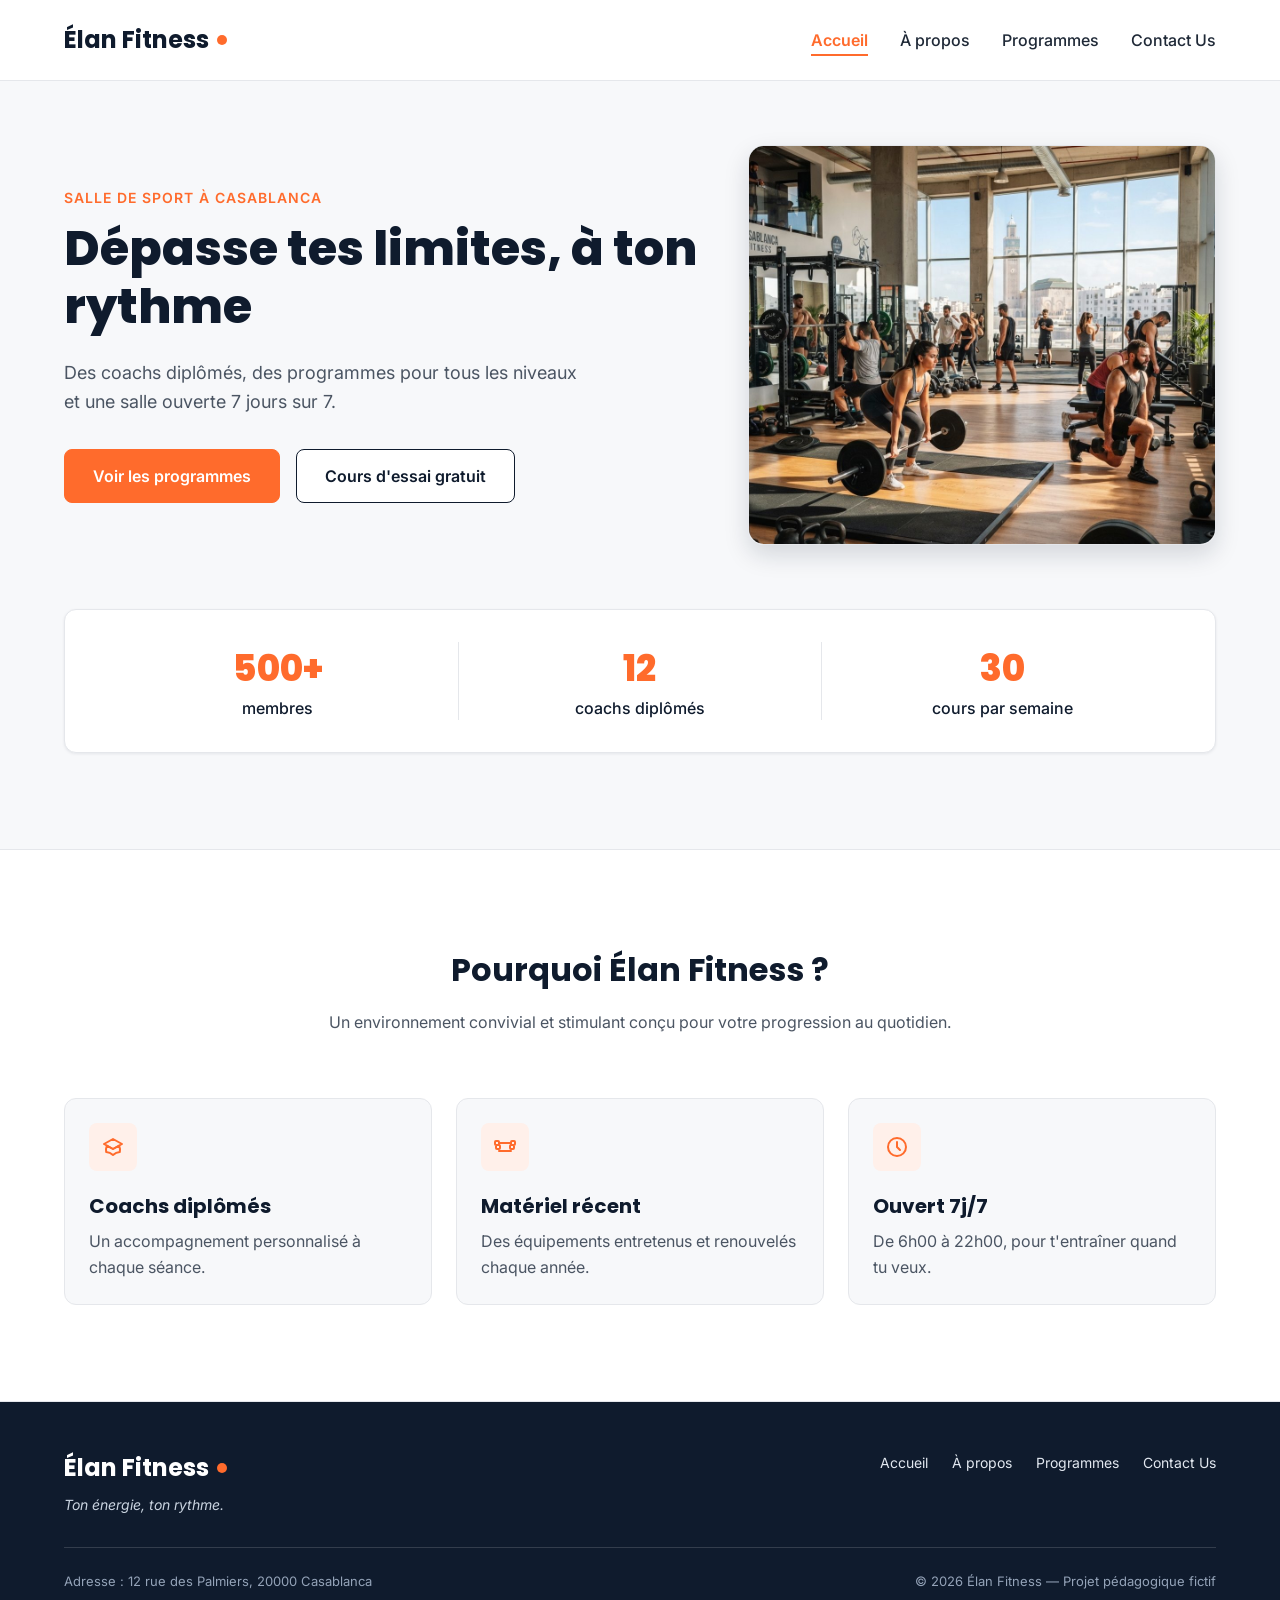
<file: index.html>
<!DOCTYPE html>
<html lang="fr">

<head>
  <meta charset="UTF-8">
  <meta name="viewport" content="width=device-width, initial-scale=1">
  <meta name="description"
    content="Élan Fitness, salle de sport à Casablanca : musculation, yoga, cardio et boxe fitness avec des coachs diplômés. Réservez votre cours d'essai gratuit.">
  <title>Élan Fitness | Salle de sport à Casablanca</title>

  <link rel="preconnect" href="https://fonts.googleapis.com">
  <link rel="preconnect" href="https://fonts.gstatic.com" crossorigin>
  <link
    href="https://fonts.googleapis.com/css2?family=Inter:wght@400;500;600&family=Poppins:wght@600;700;800&display=swap"
    rel="stylesheet">

  <link rel="stylesheet" href="style.css">
</head>

<body>

  <header class="en-tete">
    <div class="conteneur en-tete-contenu">
      <a href="#" class="logo">Élan Fitness</a>

      <nav aria-label="Navigation principale">
        <ul class="menu">
          <li><a href="index.html" class="lien-actif">Accueil</a></li>
          <li><a href="propos.html">À propos</a></li>
          <li><a href="programms.html">Programmes</a></li>
          <li><a href="contact.html">Contact Us</a></li>

        </ul>
      </nav>
    </div>
  </header>

  <main>

    <section id="accueil" class="hero">
      <div class="conteneur">

        <div class="hero-contenu">
          <div class="hero-texte">
            <p class="sur-titre">Salle de sport à Casablanca</p>
            <h1>Dépasse tes limites, à ton rythme</h1>
            <p class="hero-description">
              Des coachs diplômés, des programmes pour tous les niveaux et une salle ouverte 7 jours sur 7.
            </p>
            <div class="boutons">
              <a href="programms.html" class="bouton bouton-principal">Voir les programmes</a>
              <a href="" class="bouton bouton-secondaire">Cours d'essai gratuit</a>
            </div>
          </div>
          <img class="hero-image" src="img/hero.jpg"
            alt="Des personnes s'entraînent dans une salle de sport lumineuse à Casablanca">
        </div>

        <div class="chiffres">
          <div class="chiffre">
            <p class="chiffre-nombre">500+</p>
            <p>membres</p>
          </div>
          <div class="chiffre">
            <p class="chiffre-nombre">12</p>
            <p>coachs diplômés</p>
          </div>
          <div class="chiffre">
            <p class="chiffre-nombre">30</p>
            <p>cours par semaine</p>
          </div>
        </div>

      </div>
    </section>

    <section class="section section-blanche">
      <div class="conteneur">

        <div class="section-titre">
          <h2>Pourquoi Élan Fitness ?</h2>
          <p>Un environnement convivial et stimulant conçu pour votre progression au quotidien.</p>
        </div>

        <div class="cartes">
          <article class="carte carte-avantage">
            <div class="icone"><img src="img/icone-coach.svg" alt=""></div>
            <h3>Coachs diplômés</h3>
            <p>Un accompagnement personnalisé à chaque séance.</p>
          </article>

          <article class="carte carte-avantage">
            <div class="icone"><img src="img/icone-materiel.svg" alt=""></div>
            <h3>Matériel récent</h3>
            <p>Des équipements entretenus et renouvelés chaque année.</p>
          </article>

          <article class="carte carte-avantage">
            <div class="icone"><img src="img/icone-horloge.svg" alt=""></div>
            <h3>Ouvert 7j/7</h3>
            <p>De 6h00 à 22h00, pour t'entraîner quand tu veux.</p>
          </article>
        </div>

      </div>
    </section>




  </main>

  <footer class="pied-de-page">
    <div class="conteneur">

      <div class="pied-haut">
        <div>
          <p class="logo logo-clair">Élan Fitness</p>
          <p class="slogan">Ton énergie, ton rythme.</p>
        </div>

        <nav aria-label="Navigation du pied de page">
          <ul class="menu menu-pied">
            <li><a href="index.html">Accueil</a></li>
            <li><a href="propos.html">À propos</a></li>
            <li><a href="programms.html">Programmes</a></li>
            <li><a href="contact.html">Contact Us</a></li>
          </ul>
        </nav>
      </div>

      <div class="pied-bas">
        <p>Adresse : 12 rue des Palmiers, 20000 Casablanca</p>
        <p>&copy; 2026 Élan Fitness — Projet pédagogique fictif</p>
      </div>

    </div>
  </footer>

</body>

</html>
</file>
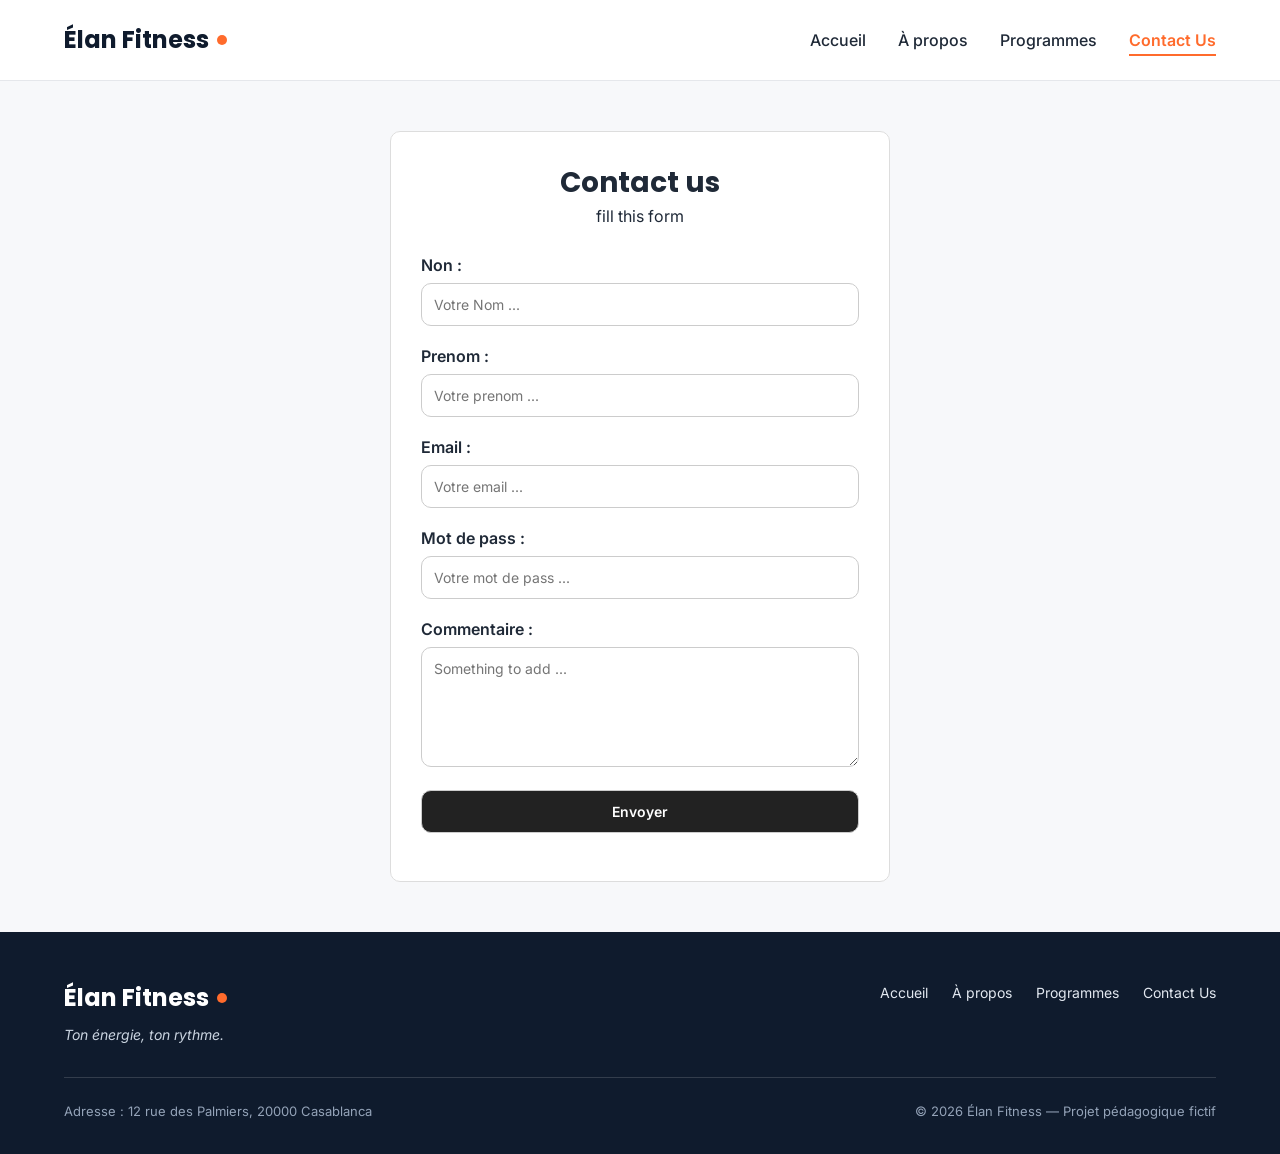
<file: contact.html>
<!DOCTYPE html>
<html lang="fr">

<head>
    <meta charset="UTF-8">
    <meta name="viewport" content="width=device-width, initial-scale=1">
    <meta name="description"
        content="Élan Fitness, salle de sport à Casablanca : musculation, yoga, cardio et boxe fitness avec des coachs diplômés. Réservez votre cours d'essai gratuit.">
    <title>Élan Fitness | Salle de sport à Casablanca</title>
    <link rel="preconnect" href="https://fonts.googleapis.com">
    <link rel="preconnect" href="https://fonts.gstatic.com" crossorigin>
    <link
        href="https://fonts.googleapis.com/css2?family=Inter:wght@400;500;600&family=Poppins:wght@600;700;800&display=swap"
        rel="stylesheet">

    <link rel="stylesheet" href="style.css">
</head>

<body id="body_contact">

    <header class="en-tete">
        <div class="conteneur en-tete-contenu">
            <a href="#" class="logo">Élan Fitness</a>

            <nav aria-label="Navigation principale">
                <ul class="menu">
                    <li><a href="index.html">Accueil</a></li>
                    <li><a href="propos.html">À propos</a></li>
                    <li><a href="programms.html">Programmes</a></li>
                    <li><a href="contact.html" class="lien-actif">Contact Us</a></li>
                </ul>
            </nav>
        </div>
    </header>

    <main>
        <div>

            <fieldset>
                <div id="conteneur_contact">
                    <p>
                        Contact us
                    </p>
                    <p>
                       fill this form 
                    </p>

                </div>
                <form action="#" id="form_in">
                    <label for="nom">Non :</label>
                    <input type="text" name="nom" id="nom" placeholder="Votre Nom ..." required>
                    <label for="prenom">Prenom :</label>
                    <input type="text" name="prenom" id="prenom" placeholder="Votre prenom ..." required>
                    <label for="email">Email :</label>
                    <input type="email" name="email" id="email" placeholder="Votre email ..." required>
                    <label for="mdp">Mot de pass :</label>
                    <input type="password" name="mdp" id="mdp" placeholder="Votre mot de pass ..." required>
                    <label for="commentaire">Commentaire :</label>
                    <textarea name="commentaire" id="commentaire" placeholder="Something to add ..."></textarea>
                    <input type="submit" value="Envoyer" id="btn_contact">
                </form>
            </fieldset>
        </div>
    </main>
    <footer class="pied-de-page">
        <div class="conteneur">

            <div class="pied-haut">
                <div>
                    <p class="logo logo-clair">Élan Fitness</p>
                    <p class="slogan">Ton énergie, ton rythme.</p>
                </div>

                <nav aria-label="Navigation du pied de page">
                    <ul class="menu menu-pied">
                        <li><a href="index.html">Accueil</a></li>
                        <li><a href="propos.html">À propos</a></li>
                        <li><a href="programms.html">Programmes</a></li>
                        <li><a href="contact.html">Contact Us</a></li>
                    </ul>
                </nav>
            </div>

            <div class="pied-bas">
                <p>Adresse : 12 rue des Palmiers, 20000 Casablanca</p>
                <p>&copy; 2026 Élan Fitness — Projet pédagogique fictif</p>
            </div>

        </div>
    </footer>
</body>

</html>
</file>
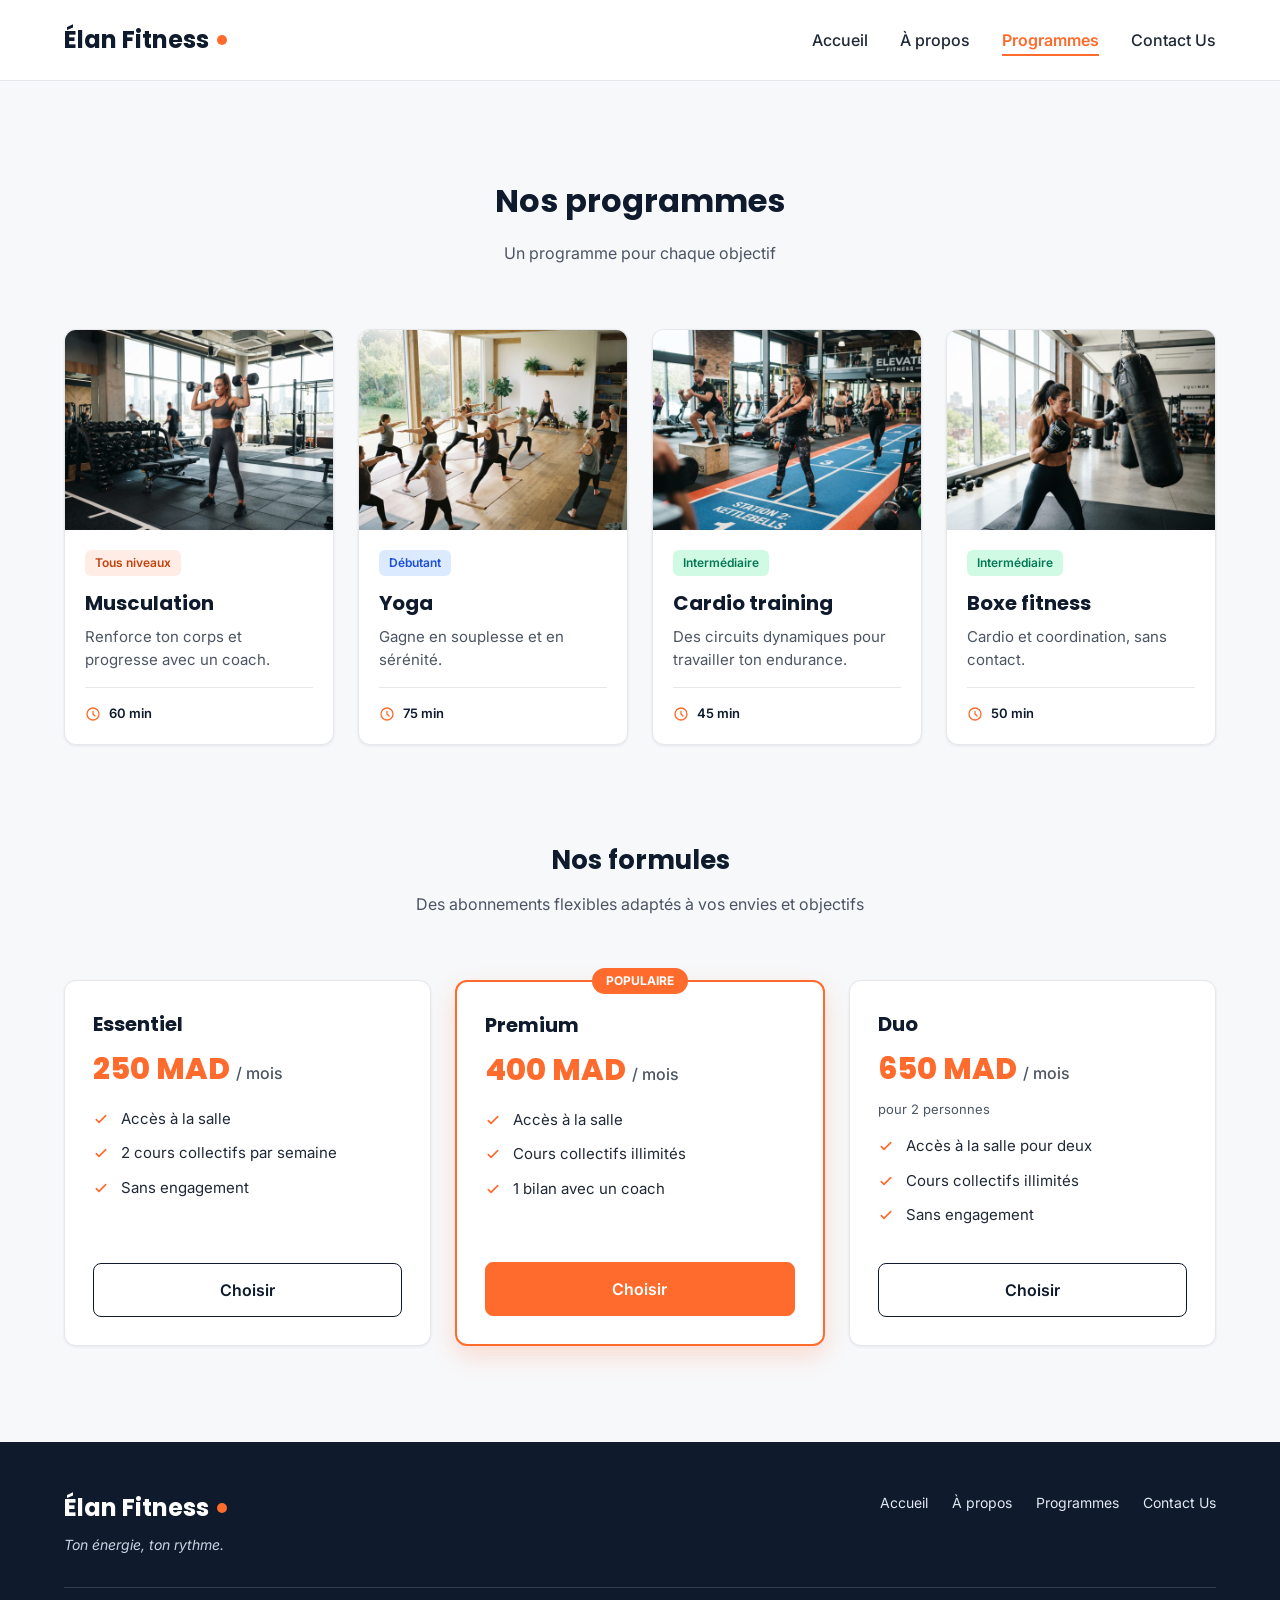
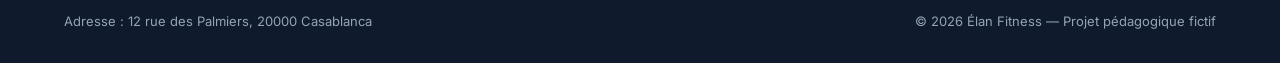
<file: programms.html>
<!DOCTYPE html>
<html lang="fr">

<head>
    <meta charset="UTF-8">
    <meta name="viewport" content="width=device-width, initial-scale=1">
    <meta name="description"
        content="Élan Fitness, salle de sport à Casablanca : musculation, yoga, cardio et boxe fitness avec des coachs diplômés. Réservez votre cours d'essai gratuit.">
    <title>Élan Fitness | Salle de sport à Casablanca</title>

    <link rel="preconnect" href="https://fonts.googleapis.com">
    <link rel="preconnect" href="https://fonts.gstatic.com" crossorigin>
    <link
        href="https://fonts.googleapis.com/css2?family=Inter:wght@400;500;600&family=Poppins:wght@600;700;800&display=swap"
        rel="stylesheet">

    <link rel="stylesheet" href="style.css">
</head>

<body>

    <header class="en-tete">
        <div class="conteneur en-tete-contenu">
            <a href="#" class="logo">Élan Fitness</a>
            <nav aria-label="Navigation principale">
                <ul class="menu">
                    <li><a href="index.html">Accueil</a></li>
                    <li><a href="propos.html">À propos</a></li>
                    <li><a href="programms.html" class="lien-actif">Programmes</a></li>
                    <li><a href="contact.html">Contact Us</a></li>

                </ul>
            </nav>
        </div>
    </header>
    <main>
        <section id="programmes" class="section">
            <div class="conteneur">

                <div class="section-titre">
                    <h2>Nos programmes</h2>
                    <p>Un programme pour chaque objectif</p>
                </div>

                <div class="cartes">

                    <article class="carte carte-programme">
                        <img src="img/musculation.jpg"
                            alt="Une sportive soulève des haltères dans l'espace musculation">
                        <div class="programme-corps">
                            <span class="etiquette etiquette-orange">Tous niveaux</span>
                            <h3>Musculation</h3>
                            <p>Renforce ton corps et progresse avec un coach.</p>
                            <p class="duree"><img src="img/icone-duree.svg" alt="">60 min</p>
                        </div>
                    </article>

                    <article class="carte carte-programme">
                        <img src="img/yoga.jpg" alt="Un groupe pratique le yoga sur des tapis dans une salle lumineuse">
                        <div class="programme-corps">
                            <span class="etiquette etiquette-bleue">Débutant</span>
                            <h3>Yoga</h3>
                            <p>Gagne en souplesse et en sérénité.</p>
                            <p class="duree"><img src="img/icone-duree.svg" alt="">75 min</p>
                        </div>
                    </article>

                    <article class="carte carte-programme">
                        <img src="img/cardio.jpg"
                            alt="Des sportifs suivent un circuit de cardio training avec des kettlebells">
                        <div class="programme-corps">
                            <span class="etiquette etiquette-verte">Intermédiaire</span>
                            <h3>Cardio training</h3>
                            <p>Des circuits dynamiques pour travailler ton endurance.</p>
                            <p class="duree"><img src="img/icone-duree.svg" alt="">45 min</p>
                        </div>
                    </article>

                    <article class="carte carte-programme">
                        <img src="img/boxe.jpg"
                            alt="Une sportive frappe un sac de frappe pendant un cours de boxe fitness">
                        <div class="programme-corps">
                            <span class="etiquette etiquette-verte">Intermédiaire</span>
                            <h3>Boxe fitness</h3>
                            <p>Cardio et coordination, sans contact.</p>
                            <p class="duree"><img src="img/icone-duree.svg" alt="">50 min</p>
                        </div>
                    </article>

                </div>

                <div class="formules">

                    <div class="section-titre">
                        <h3>Nos formules</h3>
                        <p>Des abonnements flexibles adaptés à vos envies et objectifs</p>
                    </div>

                    <div class="cartes">

                        <article class="carte formule">
                            <h4>Essentiel</h4>
                            <p class="prix">250 MAD <span>/ mois</span></p>
                            <ul class="formule-liste">
                                <li>Accès à la salle</li>
                                <li>2 cours collectifs par semaine</li>
                                <li>Sans engagement</li>
                            </ul>
                            <a href="contact.html" class="bouton bouton-secondaire">Choisir</a>
                        </article>

                        <article class="carte formule formule-populaire">
                            <p class="badge-populaire">Populaire</p>
                            <h4>Premium</h4>
                            <p class="prix">400 MAD <span>/ mois</span></p>
                            <ul class="formule-liste">
                                <li>Accès à la salle</li>
                                <li>Cours collectifs illimités</li>
                                <li>1 bilan avec un coach</li>
                            </ul>
                            <a href="contact.html" class="bouton bouton-principal">Choisir</a>
                        </article>

                        <article class="carte formule">
                            <h4>Duo</h4>
                            <p class="prix">650 MAD <span>/ mois</span></p>
                            <p class="prix-note">pour 2 personnes</p>
                            <ul class="formule-liste">
                                <li>Accès à la salle pour deux</li>
                                <li>Cours collectifs illimités</li>
                                <li>Sans engagement</li>
                            </ul>
                            <a href="contact.html" class="bouton bouton-secondaire">Choisir</a>
                        </article>

                    </div>
                </div>

            </div>
        </section>

    </main>

    <footer class="pied-de-page">
        <div class="conteneur">

            <div class="pied-haut">
                <div>
                    <p class="logo logo-clair">Élan Fitness</p>
                    <p class="slogan">Ton énergie, ton rythme.</p>
                </div>

                <nav aria-label="Navigation du pied de page">
                    <ul class="menu menu-pied">
                        <li><a href="index.html">Accueil</a></li>
                        <li><a href="propos.html">À propos</a></li>
                        <li><a href="programms.html">Programmes</a></li>
                        <li><a href="contact.html">Contact Us</a></li>
                    </ul>
                </nav>
            </div>

            <div class="pied-bas">
                <p>Adresse : 12 rue des Palmiers, 20000 Casablanca</p>
                <p>&copy; 2026 Élan Fitness — Projet pédagogique fictif</p>
            </div>

        </div>
    </footer>
</body>

</html>
</file>
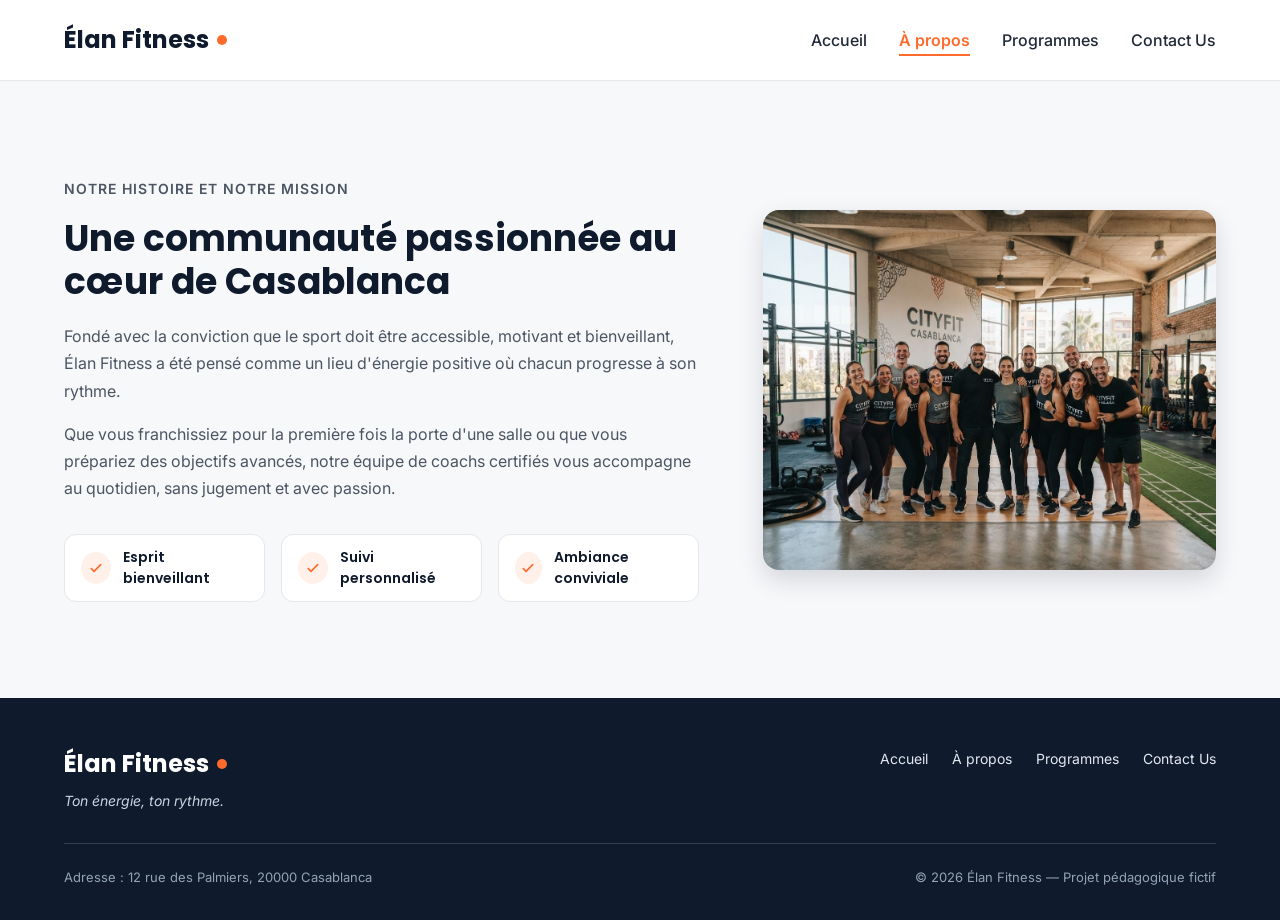
<file: propos.html>
<!DOCTYPE html>
<html lang="fr">

<head>
    <meta charset="UTF-8">
    <meta name="viewport" content="width=device-width, initial-scale=1">
    <meta name="description"
        content="Élan Fitness, salle de sport à Casablanca : musculation, yoga, cardio et boxe fitness avec des coachs diplômés. Réservez votre cours d'essai gratuit.">
    <title>Élan Fitness | Salle de sport à Casablanca</title>

    <link rel="preconnect" href="https://fonts.googleapis.com">
    <link rel="preconnect" href="https://fonts.gstatic.com" crossorigin>
    <link
        href="https://fonts.googleapis.com/css2?family=Inter:wght@400;500;600&family=Poppins:wght@600;700;800&display=swap"
        rel="stylesheet">

    <link rel="stylesheet" href="style.css">
</head>

<body>

    <header class="en-tete">
        <div class="conteneur en-tete-contenu">
            <a href="#" class="logo">Élan Fitness</a>

            <nav aria-label="Navigation principale">
                <ul class="menu">
                    <li><a href="index.html">Accueil</a></li>
                    <li><a href="propos.html" class="lien-actif">À propos</a></li>
                    <li><a href="programms.html">Programmes</a></li>
                    <li><a href="contact.html">Contact Us</a></li>

                </ul>
            </nav>
        </div>
    </header>
    <main>
        <section id="a-propos" class="section">
            <div class="conteneur apropos-contenu">

                <div class="apropos-texte">
                    <p class="sur-titre">Notre histoire et notre mission</p>
                    <h2>Une communauté passionnée au cœur de Casablanca</h2>
                    <p>
                        Fondé avec la conviction que le sport doit être accessible, motivant et bienveillant,
                        Élan Fitness a été pensé comme un lieu d'énergie positive où chacun progresse à son rythme.
                    </p>
                    <p>
                        Que vous franchissiez pour la première fois la porte d'une salle ou que vous prépariez des
                        objectifs avancés, notre équipe de coachs certifiés vous accompagne au quotidien, sans
                        jugement et avec passion.
                    </p>

                    <ul class="valeurs">
                        <li class="valeur">
                            <div class="icone icone-petite"><img src="img/icone-check.svg" alt=""></div>
                            <span>Esprit bienveillant</span>
                        </li>
                        <li class="valeur">
                            <div class="icone icone-petite"><img src="img/icone-check.svg" alt=""></div>
                            <span>Suivi personnalisé</span>
                        </li>
                        <li class="valeur">
                            <div class="icone icone-petite"><img src="img/icone-check.svg" alt=""></div>
                            <span>Ambiance conviviale</span>
                        </li>
                    </ul>
                </div>

                <img class="apropos-image" src="img/equipe.jpg"
                    alt="L'équipe de coachs d'Élan Fitness réunie dans la salle">

            </div>
        </section>
    </main>

    <footer class="pied-de-page">
        <div class="conteneur">
            <div class="pied-haut">
                <div>
                    <p class="logo logo-clair">Élan Fitness</p>
                    <p class="slogan">Ton énergie, ton rythme.</p>
                </div>

                <nav aria-label="Navigation du pied de page">
                    <ul class="menu menu-pied">
                        <li><a href="index.html">Accueil</a></li>
                        <li><a href="propos.html">À propos</a></li>
                        <li><a href="programms.html">Programmes</a></li>
                        <li><a href="contact.html">Contact Us</a></li>
                    </ul>
                </nav>
            </div>

            <div class="pied-bas">
                <p>Adresse : 12 rue des Palmiers, 20000 Casablanca</p>
                <p>&copy; 2026 Élan Fitness — Projet pédagogique fictif</p>
            </div>

        </div>
    </footer>

</body>

</html>
</file>
<file: style.css>
* {
  box-sizing: border-box;
  margin: 0;
  padding: 0;
}

html {
  scroll-behavior: smooth;
}

body {
  font-family: 'Inter', Arial, sans-serif;
  font-size: 16px;
  line-height: 1.5;
  color: #1F2937;
  background-color: #F7F8FA;
}

h1,
h2,
h3,
h4 {
  font-family: 'Poppins', Arial, sans-serif;
  color: #0F1B2D;
}

a {
  color: inherit;
  text-decoration: none;
}

ul {
  list-style: none;
}

img {
  display: block;
  max-width: 100%;
}

a:focus-visible,
button:focus-visible {
  outline: 3px solid #FF6B2C;
  outline-offset: 2px;
}

.conteneur {
  width: 100%;
  max-width: 1200px;
  margin: 0 auto;
  padding: 0 24px;
}

.section {
  padding: 96px 0;
}

.section-blanche {
  background-color: #FFFFFF;
  border-top: 1px solid #E5E7EB;
  border-bottom: 1px solid #E5E7EB;
}

.section-titre {
  max-width: 640px;
  margin: 0 auto 64px;
  text-align: center;
}

.section-titre h2 {
  font-size: 32px;
  margin-bottom: 16px;
}

.section-titre h3 {
  font-size: 26px;
  margin-bottom: 12px;
}

.section-titre p {
  color: #4B5563;
}

.sur-titre {
  font-size: 14px;
  font-weight: 600;
  color: #FF6B2C;
  text-transform: uppercase;
  letter-spacing: 1px;
  margin-bottom: 12px;
}

.bouton {
  display: inline-block;
  padding: 14px 28px;
  border-radius: 8px;
  font-size: 16px;
  font-weight: 600;
  text-align: center;
  cursor: pointer;
}

.bouton-principal {
  background-color: #FF6B2C;
  border: 1px solid #FF6B2C;
  color: #FFFFFF;
}

.bouton-principal:hover {
  background-color: #F05817;
}

.bouton-secondaire {
  background-color: #FFFFFF;
  border: 1px solid #0F1B2D;
  color: #0F1B2D;
}

.bouton-secondaire:hover {
  background-color: #F3F4F6;
}

.cartes {
  display: flex;
  gap: 24px;
}

.carte {
  flex: 1;
  background-color: #FFFFFF;
  border: 1px solid #E5E7EB;
  border-radius: 12px;
  box-shadow: 0 1px 3px rgba(15, 27, 45, 0.08);
}

.icone {
  width: 48px;
  height: 48px;
  background-color: #FFF0EA;
  border-radius: 8px;
  display: flex;
  align-items: center;
  justify-content: center;
}

.icone img {
  width: 24px;
  height: 24px;
}

.icone-petite {
  width: 32px;
  height: 32px;
  border-radius: 50%;
}

.icone-petite img {
  width: 16px;
  height: 16px;
}

.en-tete {
  position: sticky;
  top: 0;
  z-index: 10;
  background-color: #FFFFFF;
  border-bottom: 1px solid #E5E7EB;
}

.en-tete-contenu {
  height: 80px;
  display: flex;
  align-items: center;
  justify-content: space-between;
}

.logo {
  display: flex;
  align-items: center;
  font-family: 'Poppins', Arial, sans-serif;
  font-size: 24px;
  font-weight: 700;
  color: #0F1B2D;
}

.logo::after {
  content: "";
  width: 10px;
  height: 10px;
  margin-left: 8px;
  background-color: #FF6B2C;
  border-radius: 50%;
}

.menu {
  display: flex;
  gap: 32px;
}

.menu a {
  font-weight: 500;
  padding-bottom: 4px;
  border-bottom: 2px solid transparent;
}

.menu a:hover {
  color: #FF6B2C;
}

.menu .lien-actif {
  color: #FF6B2C;
  font-weight: 600;
  border-bottom-color: #FF6B2C;
}

.hero {
  padding: 64px 0 96px;
}

.hero-contenu {
  display: flex;
  align-items: center;
  gap: 32px;
}

.hero-texte {
  flex: 7;
}

.hero-texte h1 {
  font-size: 48px;
  font-weight: 800;
  line-height: 1.2;
  margin-bottom: 24px;
}

.hero-description {
  max-width: 520px;
  font-size: 18px;
  line-height: 1.6;
  color: #4B5563;
  margin-bottom: 32px;
}

.boutons {
  display: flex;
  flex-wrap: wrap;
  gap: 16px;
}

.hero-image {
  flex: 5;
  min-width: 0;
  height: 400px;
  object-fit: cover;
  border-radius: 16px;
  border: 1px solid #E5E7EB;
  box-shadow: 0 10px 25px rgba(15, 27, 45, 0.15);
}

.chiffres {
  display: flex;
  margin-top: 64px;
  padding: 32px;
  background-color: #FFFFFF;
  border: 1px solid #E5E7EB;
  border-radius: 12px;
  box-shadow: 0 1px 3px rgba(15, 27, 45, 0.08);
}

.chiffre {
  flex: 1;
  text-align: center;
  font-weight: 500;
  color: #0F1B2D;
}

.chiffre+.chiffre {
  border-left: 1px solid #E5E7EB;
}

.chiffre-nombre {
  font-family: 'Poppins', Arial, sans-serif;
  font-size: 36px;
  font-weight: 800;
  color: #FF6B2C;
}

.carte-avantage {
  padding: 24px;
  background-color: #F7F8FA;
  box-shadow: none;
}

.carte-avantage .icone {
  margin-bottom: 20px;
}

.carte-avantage h3 {
  font-size: 20px;
  margin-bottom: 8px;
}

.carte-avantage p {
  color: #4B5563;
  line-height: 1.6;
}

.apropos-contenu {
  display: flex;
  align-items: center;
  gap: 64px;
}

.apropos-texte {
  flex: 7;
}

.apropos-texte h2 {
  font-size: 36px;
  line-height: 1.2;
  margin-bottom: 20px;
}

.apropos-texte p {
  color: #4B5563;
  line-height: 1.7;
  margin-bottom: 16px;
}

.valeurs {
  display: flex;
  gap: 16px;
  margin-top: 32px;
}

.valeur {
  flex: 1;
  display: flex;
  align-items: center;
  gap: 12px;
  padding: 12px 16px;
  background-color: #FFFFFF;
  border: 1px solid #E5E7EB;
  border-radius: 12px;
  font-family: 'Poppins', Arial, sans-serif;
  font-size: 14px;
  font-weight: 600;
  color: #0F1B2D;
}

.apropos-image {
  flex: 5;
  min-width: 0;
  height: 360px;
  object-fit: cover;
  border-radius: 16px;
  box-shadow: 0 10px 25px rgba(15, 27, 45, 0.15);
}

.carte-programme {
  display: flex;
  flex-direction: column;
  overflow: hidden;
}

.carte-programme>img {
  width: 100%;
  height: 200px;
  object-fit: cover;
}

.programme-corps {
  flex: 1;
  display: flex;
  flex-direction: column;
  padding: 20px;
}

.programme-corps h3 {
  font-size: 20px;
  margin-bottom: 8px;
}

.programme-corps p {
  font-size: 15px;
  color: #4B5563;
}

.etiquette {
  align-self: flex-start;
  padding: 4px 10px;
  margin-bottom: 12px;
  border-radius: 6px;
  font-size: 12px;
  font-weight: 600;
}

.etiquette-orange {
  background-color: #FFEDE5;
  color: #C2410C;
}

.etiquette-bleue {
  background-color: #DBEAFE;
  color: #1D4ED8;
}

.etiquette-verte {
  background-color: #D1FAE5;
  color: #047857;
}

.programme-corps .duree {
  display: flex;
  align-items: center;
  gap: 8px;
  margin-top: auto;
  padding-top: 16px;
  border-top: 1px solid #E5E7EB;
  font-size: 13px;
  font-weight: 600;
  color: #0F1B2D;
}

.programme-corps h3+p {
  margin-bottom: 16px;
}

.duree img {
  width: 16px;
  height: 16px;
}

.formules {
  margin-top: 96px;
}

.formule {
  position: relative;
  display: flex;
  flex-direction: column;
  padding: 28px;
}

.formule h4 {
  font-size: 20px;
}

.prix {
  margin: 8px 0 16px;
  font-family: 'Poppins', Arial, sans-serif;
  font-size: 30px;
  font-weight: 800;
  color: #FF6B2C;
}

.prix span {
  font-family: 'Inter', Arial, sans-serif;
  font-size: 16px;
  font-weight: 500;
  color: #4B5563;
}

.prix-note {
  margin: -8px 0 16px;
  font-size: 13px;
  color: #4B5563;
}

.formule-liste {
  flex: 1;
  margin-bottom: 24px;
}

.formule-liste li {
  padding-left: 28px;
  margin-bottom: 12px;
  font-size: 15px;
  background-image: url('img/icone-check.svg');
  background-repeat: no-repeat;
  background-position: left center;
  background-size: 16px;
}

.formule .bouton {
  display: block;
}

.formule-populaire {
  border: 2px solid #FF6B2C;
  box-shadow: 0 10px 25px rgba(255, 107, 44, 0.2);
}

.badge-populaire {
  position: absolute;
  top: -14px;
  left: 50%;
  transform: translateX(-50%);
  padding: 4px 14px;
  background-color: #FF6B2C;
  border-radius: 999px;
  font-size: 12px;
  font-weight: 700;
  text-transform: uppercase;
  color: #FFFFFF;
}

.pied-de-page {
  padding: 48px 0 32px;
  background-color: #0F1B2D;
  color: #FFFFFF;
}

.pied-haut {
  display: flex;
  justify-content: space-between;
  align-items: flex-start;
  padding-bottom: 32px;
  border-bottom: 1px solid rgba(255, 255, 255, 0.15);
}

.logo-clair {
  color: #FFFFFF;
}

.slogan {
  margin-top: 8px;
  font-size: 14px;
  font-style: italic;
  color: #CBD5E1;
}

.menu-pied {
  gap: 24px;
}

.menu-pied a {
  font-size: 14px;
  font-weight: 400;
  color: #E2E8F0;
}

.pied-bas {
  display: flex;
  justify-content: space-between;
  margin-top: 24px;
  font-size: 13px;
  color: #94A3B8;
}

/*
le style ajouter pour mieux organizer la page de contact 
*/

fieldset {
  width: 500px;
  margin: 50px auto;
  padding: 30px;
  border: 1px solid #ddd;
  border-radius: 10px;
  background-color: #fff;
}

/* Titre contactez nous */
#conteneur_contact {
  text-align: center;
  margin-bottom: 25px;
}

#conteneur_contact p:first-child {
  font-family: "Poppins", sans-serif;
  font-size: 28px;
  font-weight: 700;
  margin: 0;
}

/* formulaire 
*/
#form_in {
  display: flex;
  flex-direction: column;
}

/* les labels */
#form_in label {
  margin-bottom: 6px;
  font-family: "Inter", sans-serif;
  font-weight: 600;
}

/* champs texte  */
#form_in input,#form_in textarea {
  padding: 12px;
  margin-bottom: 18px;
  border: 1px solid #ccc;
  border-radius: 10px;
  font-family: "Inter", sans-serif;
  font-size: 14px;
  box-sizing: border-box;
}
/* zone de commentaire */
#form_in textarea {
  height: 120px;
  resize: vertical;
}

/* quand on clique dans un champ
 */
#form_in input:focus,
#form_in textarea:focus {
   outline: none; 
  border-color: #222;
}

/* bouton */
#btn_contact {
  background-color: #222;
  color: white;
  border: none ;
  cursor: pointer;
  font-weight: 600;
  margin-top: 5px;
}

#btn_contact:hover {
  background-color: hsl(114, 79%, 54%);
}
</file>
